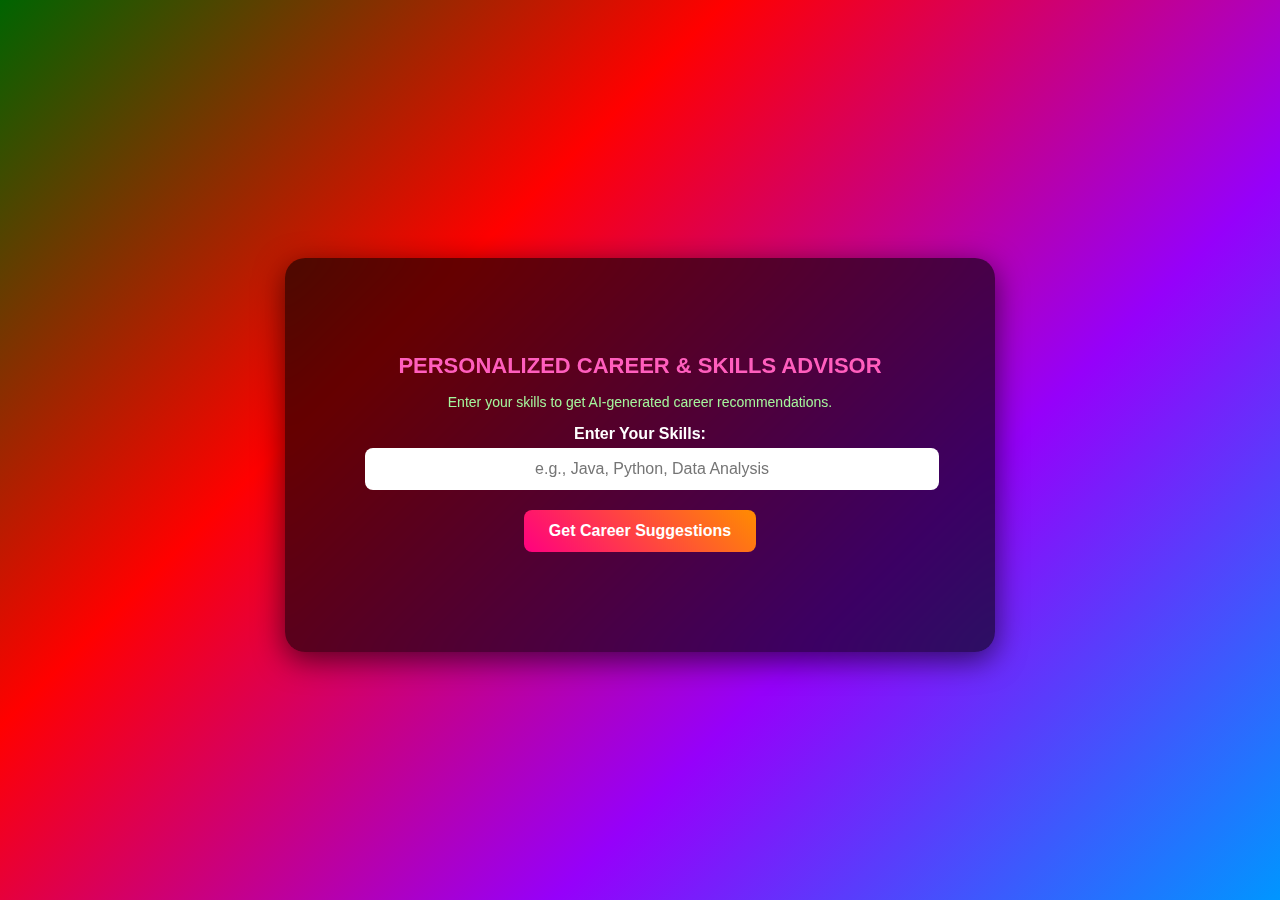
<file: templates/index.html>
<!DOCTYPE html>
<html lang="en">
<head>
  <meta charset="UTF-8">
  <meta name="viewport" content="width=device-width, initial-scale=1.0">
  <title>AI Career Advisor</title>
  <style>
    body {
      font-family: Arial, sans-serif;
      height: 100vh;
      display: flex;
      justify-content: center;
      align-items: center;
      margin: 0;
      transition: background 0.2s ease;
    }

    .container {
  background: rgba(0, 0, 0, 0.6);
  backdrop-filter: blur(12px); /* glassmorphism effect */
  padding: 80px 80px;
  border-radius: 20px;
  text-align: center;
  margin-top: 10px;
  box-shadow: 0px 8px 30px rgba(0, 0, 0, 0.6);
  width: 550px;       /* increased from 400px */
  max-width: 95%;     /* still responsive */
}

    .glitch {
      position: relative;
      color: #ff5ebd;
      font-size: 22px;
      font-weight: bold;
      text-transform: uppercase;
      margin-bottom: 15px;
    }
    .glitch::before,
    .glitch::after {
      content: attr(data-text);
      position: absolute;
      left: 0;
      top: 0;
      width: 100%;
      overflow: hidden;
      clip: rect(0, 900px, 0, 0);
    }
    .glitch::before {
      animation: glitchTop 2s infinite linear alternate-reverse;
      color: #00fff7;
    }
    .glitch::after {
      animation: glitchBottom 2s infinite linear alternate-reverse;
      color: #ff0080;
    }

    @keyframes glitchTop {
      0% { clip: rect(0, 900px, 0, 0); }
      20% { clip: rect(0, 900px, 80px, 0); }
      40% { clip: rect(0, 900px, 0, 0); }
      60% { clip: rect(0, 900px, 50px, 0); }
      100% { clip: rect(0, 900px, 0, 0); }
    }
    @keyframes glitchBottom {
      0% { clip: rect(0, 900px, 0, 0); }
      20% { clip: rect(10px, 900px, 100px, 0); }
      40% { clip: rect(0, 900px, 0, 0); }
      60% { clip: rect(20px, 900px, 80px, 0); }
      100% { clip: rect(0, 900px, 0, 0); }
    }

    p {
      color: #a4f59c;
      font-size: 14px;
      margin-bottom: 15px;
    }

    label {
      display: block;
      color: #fff;
      margin-bottom: 5px;
      font-weight: bold;
    }

    input {
      width: 100%;
      padding: 12px;
      border-radius: 8px;
      border: none;
      outline: none;
      font-size: 16px;
      transition: all 0.3s ease-in-out;
      text-align: center;
    }

    input:focus {
      transform: scale(1.1);
      background: #fff;
      color: #000;
    }

    button {
      margin-top: 20px;
      padding: 12px 25px;
      border: none;
      border-radius: 8px;
      font-size: 16px;
      font-weight: bold;
      background: linear-gradient(45deg, #ff0080, #ff8c00);
      color: white;
      cursor: pointer;
      transition: 0.3s ease;
    }

    button:hover {
      transform: scale(1.05);
      background: linear-gradient(45deg, #ff8c00, #ff0080);
    }

    #result-container {
      margin-top: 20px;
      color: #fff;
      font-size: 15px;
    }
  </style>
</head>
<body>
  <div class="container">
    <header>
      <h1 class="glitch" data-text="Personalized Career & Skills Advisor">Personalized Career & Skills Advisor</h1>
      <p>Enter your skills to get AI-generated career recommendations.</p>
    </header>

    <div class="input-container">
      <label for="skills">Enter Your Skills:</label>
      <input id="skills" type="text" placeholder="e.g., Java, Python, Data Analysis">
    </div>

    <button onclick="suggestCareerPath()">Get Career Suggestions</button>
    <div id="result-container"></div>
  </div>

  <script>
  // Track mouse position
  let mouseX = 0, mouseY = 0;
  let targetX = 0, targetY = 0;

  document.body.addEventListener("mousemove", (e) => {
    targetX = e.clientX / window.innerWidth;
    targetY = e.clientY / window.innerHeight;
  });

  function animateGradient() {
    // Smooth interpolation
    mouseX += (targetX - mouseX) * 0.05;
    mouseY += (targetY - mouseY) * 0.05;

    // Generate multiple colors dynamically
    const color1 = `rgb(${Math.floor(255 * mouseX)}, ${Math.floor(100 + 155 * mouseY)}, ${Math.floor(200 * mouseY)})`;
    const color2 = `rgb(${Math.floor(255 * (1 - mouseX))}, ${Math.floor(200 * mouseY)}, ${Math.floor(255 * mouseX)})`;
    const color3 = `rgb(${Math.floor(150 + 100 * mouseY)}, ${Math.floor(255 * mouseX)}, ${Math.floor(180 + 70 * (1 - mouseY))})`;
    const color4 = `rgb(${Math.floor(200 * mouseY)}, ${Math.floor(150 + 100 * mouseX)}, ${Math.floor(255 * (1 - mouseX))})`;

    // Multi-color gradient
    document.body.style.background = `linear-gradient(135deg, ${color1}, ${color2}, ${color3}, ${color4})`;

    requestAnimationFrame(animateGradient);
  }

  animateGradient();
document.addEventListener("mousemove", (e) => {
  const x = (e.clientX / window.innerWidth) * 100;
  const y = (e.clientY / window.innerHeight) * 100;

  document.body.style.background = `radial-gradient(circle at ${x}% ${y}%, 
    #0d0d0d 0%,    /* Very Dark Gray */
    #1a1a1a 4%,    /* Dark Charcoal */
    #111111 8%,    /* Almost Black */
    #1c1c1c 12%,   /* Carbon Black */
    #0f0f0f 16%,   /* Matte Black */
    #080808 20%,   /* Deep Black */
    #1b1b1b 24%,   /* Jet Black */
    #121212 28%,   /* Pitch Black */
    #000000 32%,   /* Pure Black */
    #191919 36%,   /* Graphite Black */

    #1a0d0d 40%,   /* Dark Maroon */
    #0d1a0d 44%,   /* Dark Forest Green */
    #0d0d1a 48%,   /* Dark Navy */
    #1a0d14 52%,   /* Wine Black */
    #1a1a0d 56%,   /* Olive Black */
    #0f0d1a 60%,   /* Indigo Black */
    #0d1a1a 64%,   /* Teal Black */
    #1a0d19 70%,   /* Crimson Black */
    #0d1a12 80%,   /* Moss Black */
    #050505 100%   /* Absolute Black */
  )`;
});
async function suggestCareerPath() {
      const skills = document.getElementById("skills").value.trim();
      if (!skills) {
        alert("Please enter some skills!");
        return;
      }

      // Show loading state
      const button = event.target;
      const originalText = button.textContent;
      button.textContent = "Processing...";
      button.disabled = true;

      const resultDiv = document.getElementById("result-container");
      resultDiv.innerHTML = `<p style="color: #a4f59c;">🧠 Analyzing your skills and generating mind map...</p>`;

      try {
        const res = await fetch("/suggest", {
          method: "POST",
          headers: { "Content-Type": "application/json" },
          body: JSON.stringify({ skills })
        });

        const data = await res.json();

        if (data.error) {
          resultDiv.innerHTML = `<p style="color:red">❌ ${data.error}</p>`;
        } else if (data.success && data.redirect_url) {
          resultDiv.innerHTML = `<p style="color: #a4f59c;">✅ ${data.message}<br>🚀 Redirecting to your mind map...</p>`;
          
          // Redirect to mind map page after a short delay
          setTimeout(() => {
            window.location.href = data.redirect_url;
          }, 1500);
          return;
        } else {
          resultDiv.innerHTML = `<p style="color: #ff5ebd;">${data.message || 'No skills detected. Please try rephrasing your input.'}</p>`;
        }
      } catch (error) {
        console.error('Error:', error);
        resultDiv.innerHTML = `<p style="color:red">❌ An error occurred. Please try again.</p>`;
      } finally {
        // Restore button state
        button.textContent = originalText;
        button.disabled = false;
      }
    }


</script>

</body>
</html>
</file>
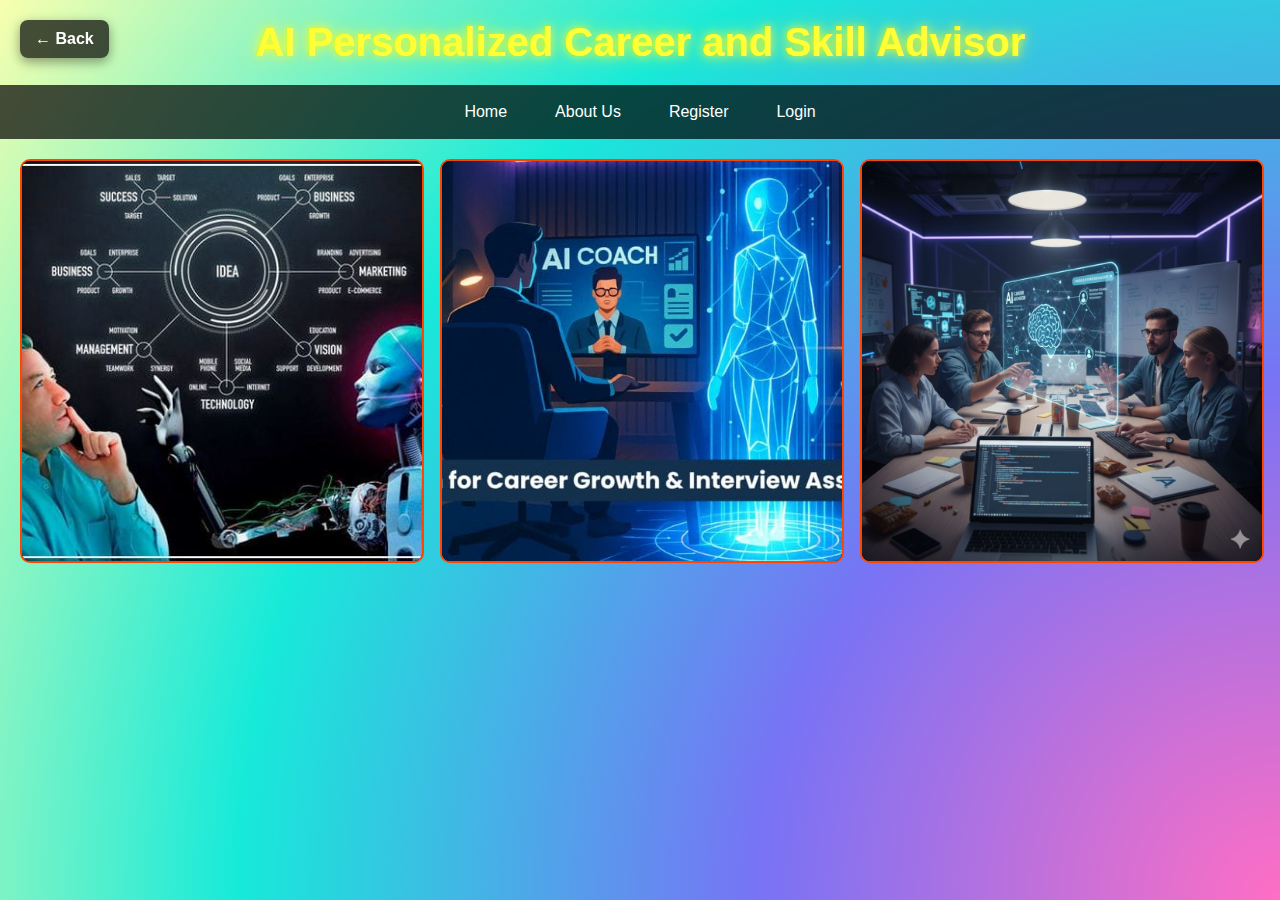
<file: 1.html>
<!DOCTYPE html>
<html lang="en">
<head>
  <meta charset="UTF-8">
  <title>AI Personalized Career and Skill Advisor</title>
  <meta name="viewport" content="width=device-width, initial-scale=1.0">
  <style>
    body {
      font-family: 'Segoe UI', Tahoma, Geneva, Verdana, sans-serif;
      background: radial-gradient(circle at center, #ff6ec4, #7873f5, #17ead9, #f8ffae);
      background-size: 200% 200%;
      transition: background-position 0.3s ease-out;
      color: white;
      margin: 0;
      padding: 0;
      display: flex;
      flex-direction: column;
      min-height: 100vh;
    }

    header {
      text-align: center;
      padding: 20px;
      font-size: 2.5rem;
      font-weight: bold;
      color: #ffff33;
      text-shadow: 0 0 10px rgba(255,255,0,0.9), 0 0 20px rgba(255,255,100,0.7);
    }

    nav {
      display: flex;
      justify-content: center;
      gap: 20px;
      background: rgba(0,0,0,0.7);
      padding: 10px;
      flex-wrap: wrap;
    }

    nav a {
      color: white;
      text-decoration: none;
      padding: 8px 14px;
      border-radius: 5px;
      transition: 0.3s;
    }

    nav a:hover {
      background: linear-gradient(45deg, #ff6ec4, #7873f5);
    }
    .back-button {
  position: fixed;
  top: 20px;
  left: 20px;
  background-color: rgba(0, 0, 0, 0.7);
  color: white;
  padding: 10px 15px;
  font-size: 16px;
  font-weight: bold;
  text-decoration: none;
  border-radius: 8px;
  box-shadow: 0 4px 12px rgba(0,0,0,0.4);
  transition: all 0.3s ease;
  z-index: 1000;
}

.back-button:hover {
  background-color: rgba(0, 0, 0, 0.9);
  transform: scale(1.05);
}

    .Parent {
      flex: 1;
      display: grid;
      grid-template-columns: repeat(3, 1fr);
      gap: 20px;
      padding: 20px;
    }

    .box {
      position: relative;
      width: 100%;
      aspect-ratio: 1/1;
      border: 2px solid orangered;
      border-radius: 10px;
      overflow: hidden;
      cursor: pointer;
      display: flex;
      align-items: center;
      justify-content: center;
      background: black;
      transition: transform 0.3s;
    }

    .box:hover {
      transform: scale(1.05);
    }

    .box img.default-img {
      position: absolute;
      width: 100%;
      height: 100%;
      object-fit: cover;
      z-index: 1;
      transition: opacity 0.4s ease-in-out;
    }

    .box video {
      position: absolute;
      top: 0;
      left: 0;
      width: 100%;
      height: 100%;
      object-fit: cover;
      opacity: 0;
      z-index: 2;
      pointer-events: none;
      transition: opacity 0.4s ease-in-out;
    }

    .box:hover video {
      opacity: 1;
    }

    .box:hover img.default-img {
      opacity: 0;
    }

    @media (max-width: 768px) {
      .Parent {
        grid-template-columns: 1fr;
      }
      .box {
        height: 200px;
      }
    }
  </style>
</head>
<body>
  <a href="laptop.html" class="back-button">← Back</a>
  <header>AI Personalized Career and Skill Advisor</header>

  <nav>
    <a href="main.html">Home</a>
    <a href="2.html">About Us</a>
    <a href="RegistrationPage.html">Register</a>
    <a href="login.html">Login</a>
  </nav>

  <div class="Parent">
    <div class="box">
      <img src="1.jpg" alt="Default" class="default-img">
      <video src="1.1.mp4" muted loop></video>
    </div>
    <div class="box">
      <img src="4.jpg" alt="Default" class="default-img">
      <video src="1.2.mp4" muted loop></video>
    </div>
    <div class="box">
      <img src="5.jpg" alt="Default" class="default-img">
      <video src="1.3.mp4" muted loop></video>
    </div>
  </div>

  <script>
    // Move background with mouse
    document.addEventListener("mousemove", e => {
      let x = (e.clientX/window.innerWidth)*100;
      let y = (e.clientY/window.innerHeight)*100;
      document.body.style.backgroundPosition = `${x}% ${y}%`;
    });

    // Play/pause video on hover
    document.querySelectorAll(".box").forEach(box => {
      const video = box.querySelector("video");
      box.addEventListener("mouseenter", () => {
        video.currentTime = 0;
        video.play();
      });
      box.addEventListener("mouseleave", () => {
        video.pause();
      });
    });
  </script>

</body>
</html>
</file>
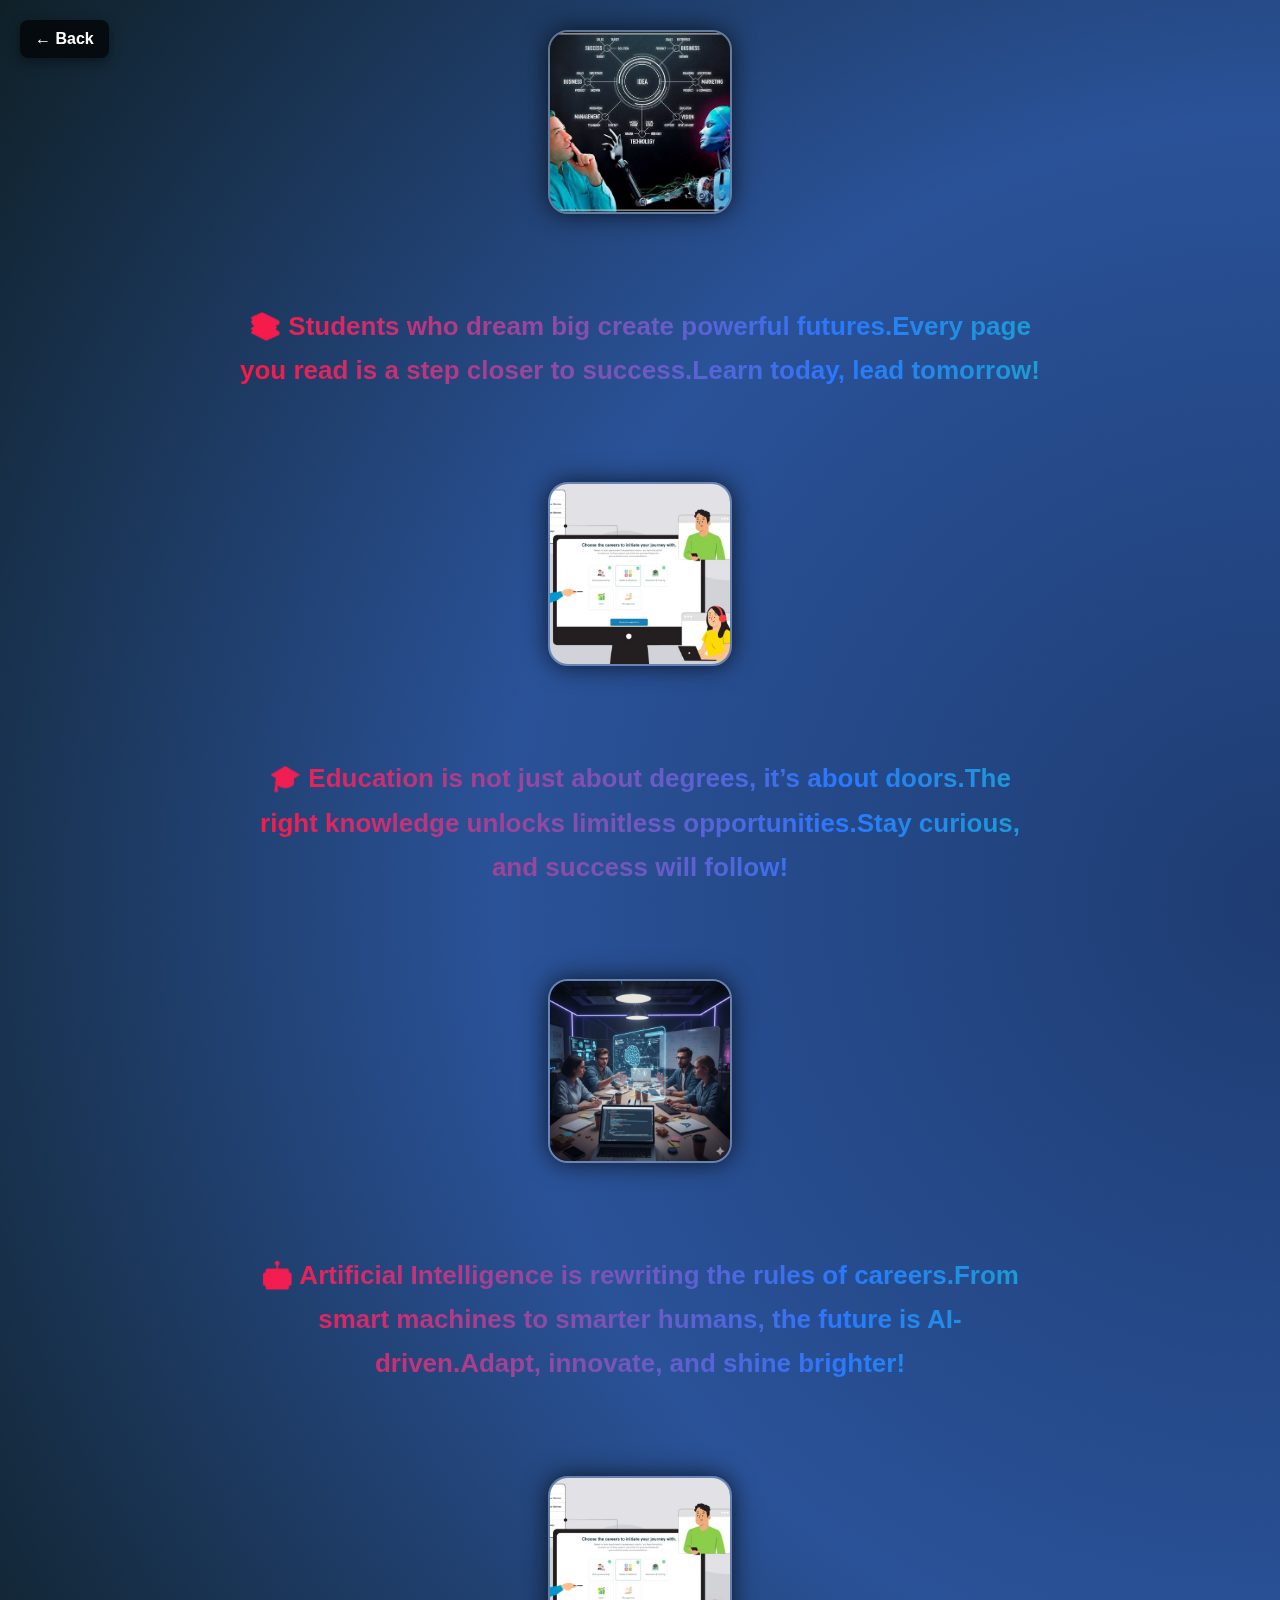
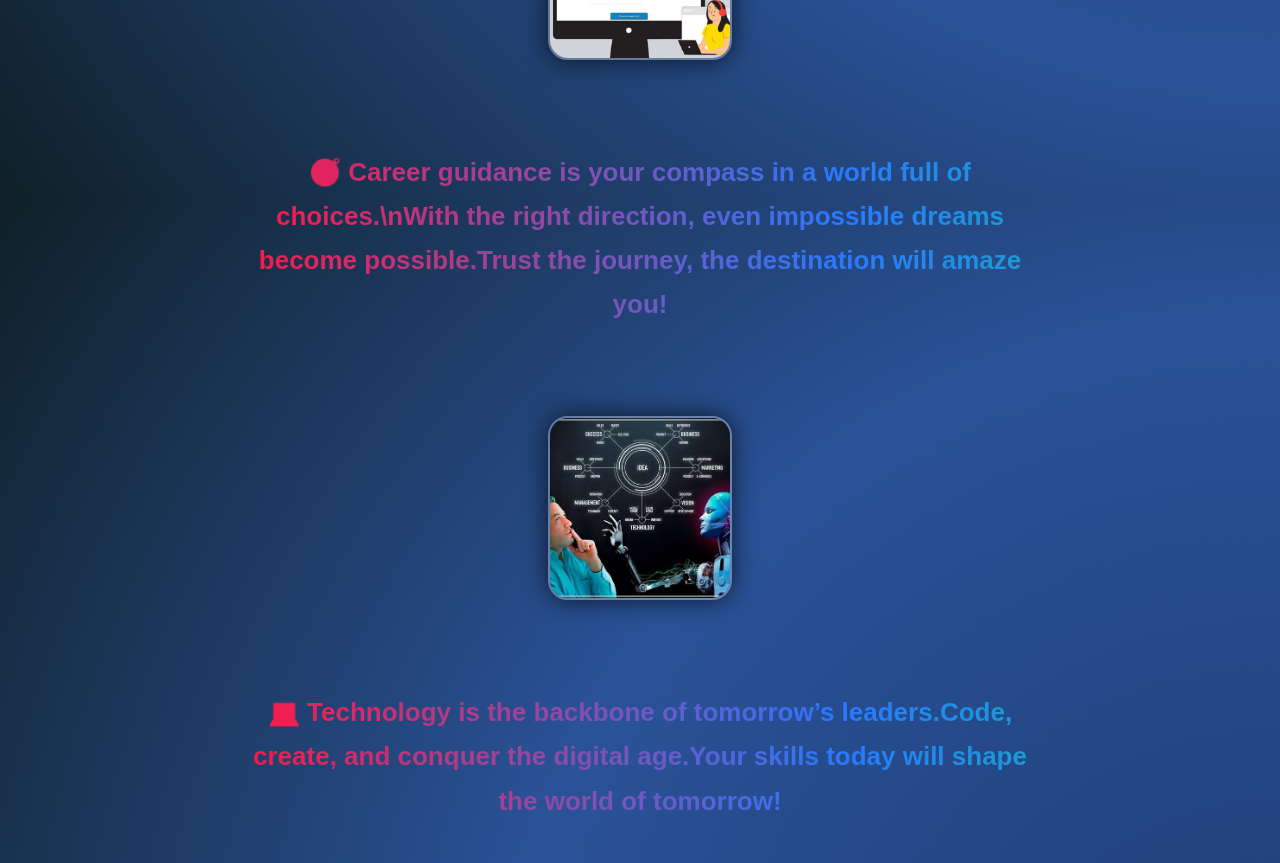
<file: 2.html>
<!DOCTYPE html>
<html lang="en">
<head>
  <title>AI Career Advisor</title>
  <meta name="viewport" content="width=device-width, initial-scale=1.0">
  <style>
    /* ===== Gradient Background with Mouse Movement ===== */
    body {
      margin: 0;
      font-family: 'Segoe UI', Tahoma, sans-serif;
      height: 100vh;
      background: radial-gradient(circle at center, #1e3c72, #2a5298, #0f2027);
      background-size: 200% 200%;
      transition: background-position 0.2s ease-out;
      overflow-x: hidden;
      color: white;
    }

    .parent {
      padding: 30px;
      min-height: 100vh;
      display: flex;
      flex-direction: column;
      gap: 80px;
      align-items: center;
    }
     .back-button {
  position: fixed;
  top: 20px;
  left: 20px;
  background-color: rgba(0, 0, 0, 0.7);
  color: white;
  padding: 10px 15px;
  font-size: 16px;
  font-weight: bold;
  text-decoration: none;
  border-radius: 8px;
  box-shadow: 0 4px 12px rgba(0,0,0,0.4);
  transition: all 0.3s ease;
  z-index: 1000;
}

.back-button:hover {
  background-color: rgba(0, 0, 0, 0.9);
  transform: scale(1.05);
}

    /* ===== Slideshow Box ===== */
    .slideshow-box {
      height: 180px;
      width: 180px;
      border-radius: 20px;
      overflow: hidden;
      position: relative;
      border: 2px solid rgba(255,255,255,0.3);
      box-shadow: 0 0 25px rgba(0,0,0,0.7);
      flex-shrink: 0;

      /* Left-right movement */
      animation: moveLR 6s ease-in-out infinite;
      transition: transform 0.4s ease, box-shadow 0.4s ease;
    }

    .slideshow-box:hover {
      transform: scale(1.15);
      box-shadow: 0 0 50px rgba(255,255,255,0.9);
    }

    @keyframes moveLR {
      0%   { transform: translateX(0px); }
      25%  { transform: translateX(250px); }
      50%  { transform: translateX(0px); }
      75%  { transform: translateX(-250px); }
      100% { transform: translateX(0px); }
    }

    .slideshow-box img {
      height: 100%;
      width: 100%;
      position: absolute;
      top: 0;
      left: 0;
      opacity: 0;
      transition: opacity 1.5s ease-in-out;
      object-fit: cover;
    }
    .slideshow-box img.active {
      opacity: 1;
    }

    /* ===== Glowing Animated Text ===== */
    .fancy-text {
      font-size: 26px;
      font-weight: bold;
      text-align: center;
      line-height: 1.7;
      max-width: 800px;
      padding: 10px;
    }

    .fancy-text span {
      display: inline-block;
      background: linear-gradient(90deg, #ff1744, #2979ff, #00e676, #ff9100, #d500f9);
      background-size: 300% 300%;
      -webkit-background-clip: text;
      -webkit-text-fill-color: transparent;
      animation: gradientText 6s ease infinite;
      white-space: pre-line;
    }

    @keyframes gradientText {
      0% { background-position: 0% 50%; }
      50% { background-position: 100% 50%; }
      100% { background-position: 0% 50%; }
    }

    /* ===== Responsive ===== */
    @media (max-width: 768px) {
      .slideshow-box {
        height: 140px;
        width: 140px;
      }
      .fancy-text {
        font-size: 20px;
      }
    }
  </style>
</head>
<body>
  <a href="1.html" class="back-button">← Back</a>
  <div class="parent">
    <!-- Section 1 -->
    <div class="slideshow-box" id="box1">
      <img src="1.jpg" class="active">
      <img src="2.jpg">
      <img src="3.jpg">
    </div>
    <div class="fancy-text">
      <span id="text1">📚 Students who dream big create powerful futures.Every page you read is a step closer to success.Learn today, lead tomorrow!</span>
    </div>

    <!-- Section 2 -->
    <div class="slideshow-box" id="box2">
      <img src="3.jpg" class="active">
      <img src="4.jpg">
      <img src="5.jpg">
    </div>
    <div class="fancy-text">
      <span id="text2">🎓 Education is not just about degrees, it’s about doors.The right knowledge unlocks limitless opportunities.Stay curious, and success will follow!</span>
    </div>

    <!-- Section 3 -->
    <div class="slideshow-box" id="box3">
      <img src="5.jpg" class="active">
      <img src="1.jpg">
      <img src="2.jpg">
    </div>
    <div class="fancy-text">
      <span id="text3">🤖 Artificial Intelligence is rewriting the rules of careers.From smart machines to smarter humans, the future is AI-driven.Adapt, innovate, and shine brighter!</span>
    </div>

    <!-- Section 4 -->
    <div class="slideshow-box" id="box4">
      <img src="3.jpg" class="active">
      <img src="4.jpg">
      <img src="5.jpg">
    </div>
    <div class="fancy-text">
      <span id="text4">🧭 Career guidance is your compass in a world full of choices.\nWith the right direction, even impossible dreams become possible.Trust the journey, the destination will amaze you!</span>
    </div>

    <!-- Section 5 -->
    <div class="slideshow-box" id="box5">
      <img src="1.jpg" class="active">
      <img src="2.jpg">
      <img src="3.jpg">
    </div>
    <div class="fancy-text">
      <span id="text5">💻 Technology is the backbone of tomorrow’s leaders.Code, create, and conquer the digital age.Your skills today will shape the world of tomorrow!</span>
    </div>
  </div>

  <script>
    /* ===== Slideshow Function ===== */
    function startSlideshow(boxId, interval = 3000) {
      let box = document.getElementById(boxId);
      let imgs = box.getElementsByTagName("img");
      let index = 0;
      setInterval(() => {
        imgs[index].classList.remove("active");
        index = (index + 1) % imgs.length;
        imgs[index].classList.add("active");
      }, interval);
    }

    /* ===== Typewriter Effect ===== */
    function typeWriter(elementId, delay = 40) {
      const element = document.getElementById(elementId);
      if (!element) return;
      const text = element.textContent;
      element.textContent = "";
      let i = 0;
      function type() {
        if (i < text.length) {
          if (text[i] === "\n") {
            element.innerHTML += "<br>";
          } else {
            element.innerHTML += text[i];
          }
          i++;
          setTimeout(type, delay);
        }
      }
      type();
    }

    /* ===== Mousemove Background Animation ===== */
    document.addEventListener("mousemove", (e) => {
      let x = (e.clientX / window.innerWidth) * 100;
      let y = (e.clientY / window.innerHeight) * 100;
      document.body.style.background = `radial-gradient(circle at ${x}% ${y}%, #1e3c72, #2a5298, #0f2027)`;
    });

    /* Start Slideshows */
    startSlideshow("box1", 3000);
    startSlideshow("box2", 4000);
    startSlideshow("box3", 5000);
    startSlideshow("box4", 3500);
    startSlideshow("box5", 4500);

    /* Start Typewriters */
    setTimeout(() => typeWriter('text1'), 1000);
    setTimeout(() => typeWriter('text2'), 2500);
    setTimeout(() => typeWriter('text3'), 4000);
    setTimeout(() => typeWriter('text4'), 5500);
    setTimeout(() => typeWriter('text5'), 7000);
  </script>
</body>
</html>
</file>
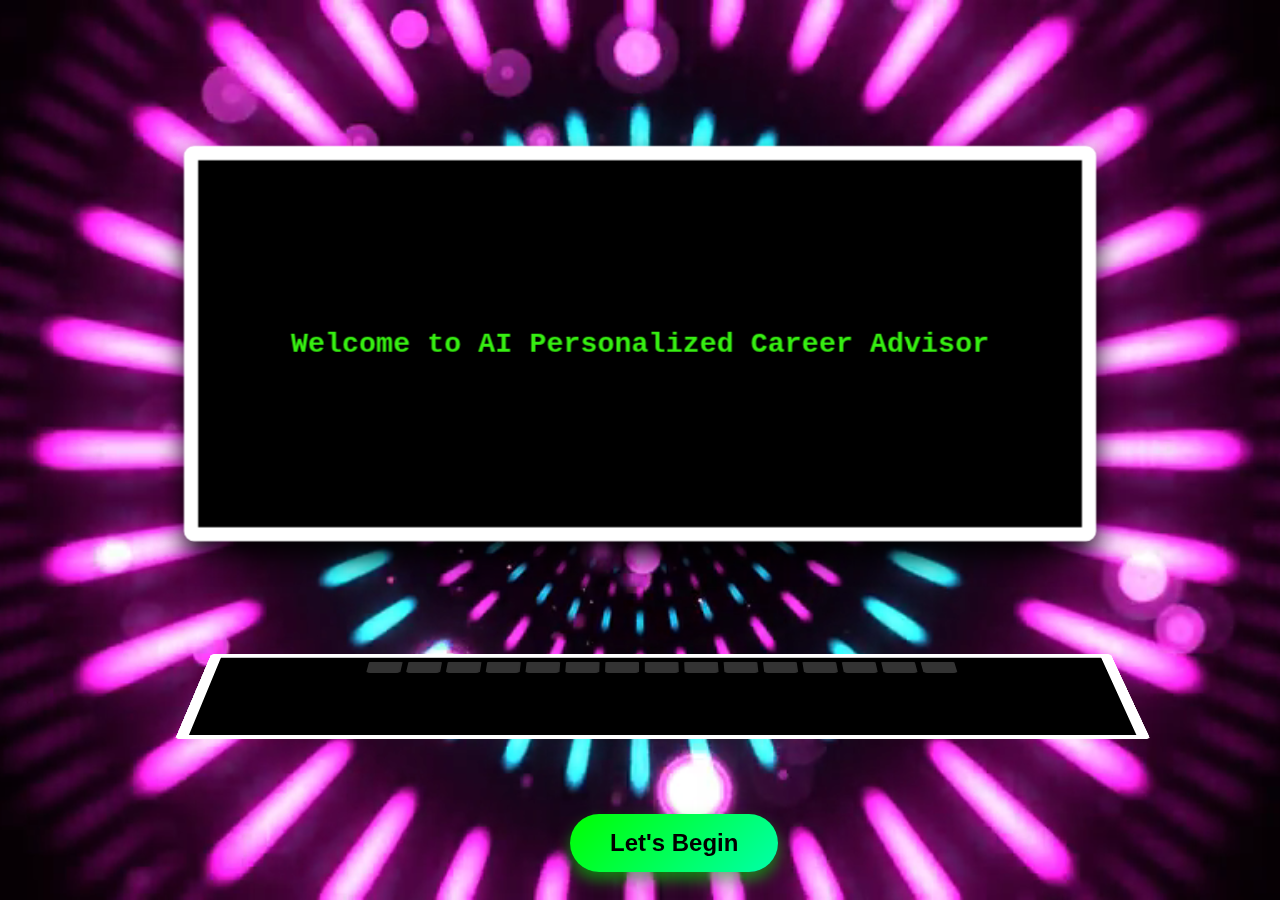
<file: laptop.html>
<!DOCTYPE html>
<html lang="en">
<head>
  <meta charset="UTF-8">
  <meta name="viewport" content="width=device-width, initial-scale=1.0">
  <title>3D Laptop Over Video</title>
  <style>
    /* Background video */
    #myVideo {
      position: fixed;
      top: 0;
      left: 0;
      width: 100%;
      height: 100%;
      object-fit: cover;
      z-index: -1; /* keep behind everything */
    }

    body {
      margin: 0;
      height: 100vh;
      display: flex;
      justify-content: center;
      align-items: center;
      background: #000;
      overflow: hidden;
    }

    .scene {
      perspective: 3000px;
      z-index: 1; /* laptop above video */
    }

    .laptop {
      width: 900px;   /* smaller laptop */
      height: 600px;
      transform-style: preserve-3d;
      animation: float 6s infinite alternate ease-in-out;
    }

    /* Laptop screen */
    .screen {
      width: 100%;
      height: 65%;
      background: #000; /* black screen */
      border: 14px solid #fff;  /* thinner bezel */
      border-radius: 10px;
      box-sizing: border-box;
      display: flex;
      align-items: center;
      justify-content: center;
      transform: rotateX(0deg) translateZ(40px);
      box-shadow: 0 15px 25px rgba(0,0,0,0.9);
      color: #37f012;
      font-weight: bold;
      font-family: "Courier New", monospace;
      font-size: 28px;
      text-align: center;
      padding: 20px;
    }

    /* Keyboard */
    .keyboard {
      width: 100%;
      height: 35%;
      background: black;
      border: 12px solid #fff;
      border-radius: 6px;
      transform: rotateX(75deg) translateY(-15px) translateZ(-40px);
      display: flex;
      flex-wrap: wrap;
      justify-content: center;
      align-content: flex-start;
      padding: 10px;
      margin-top: -5px; /* tightly connected */
    }

    /* Keys */
    .key {
      width: 35px;
      height: 35px;
      margin: 3px;
      background: #333;
      border-radius: 4px;
      box-shadow: 0 4px 6px rgba(0,0,0,0.8);
    }

    .login-btn {
      margin-top: 25px;
      padding: 15px 40px;
      font-size: 24px;
      font-family: Arial, sans-serif;
      border-radius: 30px;
      margin-left: 380px;
      border: none;
      cursor: pointer;
      background: linear-gradient(135deg, #0f0, #00ffaa);
      color: #000;
      font-weight: bold;
      box-shadow: 0 8px 15px rgba(0,255,0,0.5);
      transition: transform 0.2s ease, box-shadow 0.2s ease;
      align-items: center;
      display: flex;
      justify-content: center;
    }

    .login-btn:hover {
      transform: scale(1.1);
      box-shadow: 0 12px 25px rgba(0,255,0,0.7);
    }

    /* Floating animation */
    @keyframes float {
      0%   { transform: rotateY(-10deg) rotateX(3deg) translateY(0); }
      50%  { transform: rotateY(10deg) rotateX(-3deg) translateY(-30px); }
      100% { transform: rotateY(-10deg) rotateX(3deg) translateY(0); }
    }
  </style>
</head>
<body>
  <!-- Background video -->
  <video autoplay muted loop id="myVideo">
    <source src="watermarked_preview.mp4" type="video/mp4">
    Your browser does not support the video tag.
  </video>

  <!-- 3D Laptop -->
  <div class="scene">
    <div class="laptop">
      <div class="screen">
        Welcome to AI Personalized Career Advisor
      </div>
      <div class="keyboard">
        <!-- Example keys -->
        <div class="key"></div><div class="key"></div><div class="key"></div><div class="key"></div>
        <div class="key"></div><div class="key"></div><div class="key"></div><div class="key"></div>
        <div class="key"></div><div class="key"></div><div class="key"></div><div class="key"></div>
        <div class="key"></div><div class="key"></div><div class="key"></div>
      </div>
      <button class="login-btn" onclick="window.location.href='1.html'">Let's Begin</button>
    </div>
  </div>
</body>
</html>
</file>
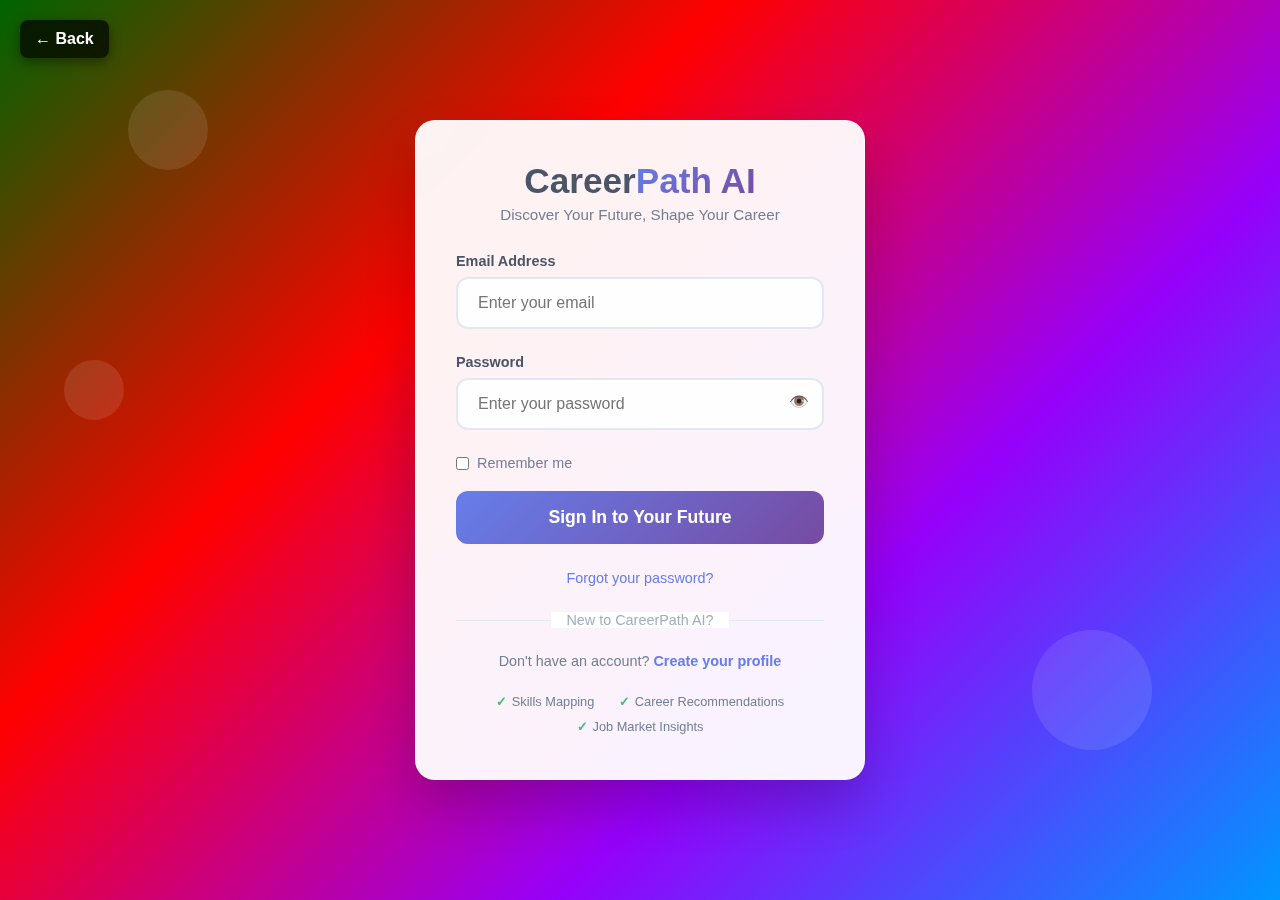
<file: login.html>
<!DOCTYPE html>
<html lang="en">
<head>
    <meta charset="UTF-8">
    <meta name="viewport" content="width=device-width, initial-scale=1.0">
    <title>CareerPath AI - Your Future Starts Here</title>
    <style>
        * {
            margin: 0;
            padding: 0;
            box-sizing: border-box;
        }

        body {
            font-family: 'Segoe UI', Tahoma, Geneva, Verdana, sans-serif;
            background: linear-gradient(135deg, #667eea 0%, #764ba2 100%);
            min-height: 100vh;
            display: flex;
            align-items: center;
            justify-content: center;
            overflow-x: hidden;
        }

        .background-animation {
            position: absolute;
            top: 0;
            left: 0;
            width: 100%;
            height: 100%;
            overflow: hidden;
            z-index: -1;
        }
        .back-button {
  position: fixed;
  top: 20px;
  left: 20px;
  background-color: rgba(0, 0, 0, 0.7);
  color: white;
  padding: 10px 15px;
  font-size: 16px;
  font-weight: bold;
  text-decoration: none;
  border-radius: 8px;
  box-shadow: 0 4px 12px rgba(0,0,0,0.4);
  transition: all 0.3s ease;
  z-index: 1000;
}

.back-button:hover {
  background-color: rgba(0, 0, 0, 0.9);
  transform: scale(1.05);
}

        .floating-shape {
            position: absolute;
            background: rgba(255, 255, 255, 0.1);
            border-radius: 50%;
            animation: float 6s ease-in-out infinite;
        }

        .floating-shape:nth-child(1) {
            width: 80px;
            height: 80px;
            top: 10%;
            left: 10%;
            animation-delay: 0s;
        }

        .floating-shape:nth-child(2) {
            width: 120px;
            height: 120px;
            top: 70%;
            right: 10%;
            animation-delay: 2s;
        }

        .floating-shape:nth-child(3) {
            width: 60px;
            height: 60px;
            top: 40%;
            left: 5%;
            animation-delay: 4s;
        }

        @keyframes float {
            0%, 100% { transform: translateY(0px) rotate(0deg); }
            50% { transform: translateY(-20px) rotate(180deg); }
        }

        .login-container {
            background: rgba(255, 255, 255, 0.95);
            backdrop-filter: blur(20px);
            border-radius: 20px;
            padding: 40px;
            width: 100%;
            max-width: 450px;
            box-shadow: 0 25px 50px rgba(0, 0, 0, 0.2);
            border: 1px solid rgba(255, 255, 255, 0.3);
            animation: slideIn 0.8s ease-out;
        }

        @keyframes slideIn {
            from {
                opacity: 0;
                transform: translateY(30px);
            }
            to {
                opacity: 1;
                transform: translateY(0);
            }
        }

        .logo {
            text-align: center;
            margin-bottom: 30px;
        }

        .logo h1 {
            color: #4a5568;
            font-size: 2.2rem;
            font-weight: 700;
            margin-bottom: 5px;
        }

        .logo .ai-text {
            background: linear-gradient(135deg, #667eea, #764ba2);
            -webkit-background-clip: text;
            -webkit-text-fill-color: transparent;
            background-clip: text;
        }

        .logo p {
            color: #718096;
            font-size: 0.95rem;
            font-weight: 400;
        }

        .form-group {
            margin-bottom: 25px;
            position: relative;
        }

        .form-group label {
            display: block;
            color: #4a5568;
            font-weight: 600;
            margin-bottom: 8px;
            font-size: 0.9rem;
        }

        .form-group input {
            width: 100%;
            padding: 15px 20px;
            border: 2px solid #e2e8f0;
            border-radius: 12px;
            font-size: 1rem;
            transition: all 0.3s ease;
            background: rgba(255, 255, 255, 0.9);
        }

        .form-group input:focus {
            outline: none;
            border-color: #667eea;
            box-shadow: 0 0 0 3px rgba(102, 126, 234, 0.1);
            transform: translateY(-2px);
        }

        .password-toggle {
            position: absolute;
            right: 15px;
            top: 38px;
            cursor: pointer;
            color: #a0aec0;
            transition: color 0.3s ease;
        }

        .password-toggle:hover {
            color: #667eea;
        }

        .login-btn {
            width: 100%;
            background: linear-gradient(135deg, #667eea 0%, #764ba2 100%);
            color: white;
            border: none;
            padding: 16px;
            border-radius: 12px;
            font-size: 1.1rem;
            font-weight: 600;
            cursor: pointer;
            transition: all 0.3s ease;
            position: relative;
            overflow: hidden;
        }

        .login-btn:active {
            transform: translateY(1px);
        }

        .form-footer {
            text-align: center;
            margin-top: 25px;
        }

        .forgot-password {
            color: #667eea;
            text-decoration: none;
            font-size: 0.9rem;
            transition: color 0.3s ease;
        }

        .forgot-password:hover {
            color: #764ba2;
            text-decoration: underline;
        }

        .divider {
            text-align: center;
            margin: 25px 0;
            position: relative;
            color: #a0aec0;
            font-size: 0.9rem;
        }

        .divider::before {
            content: '';
            position: absolute;
            top: 50%;
            left: 0;
            right: 0;
            height: 1px;
            background: #e2e8f0;
            z-index: -1;
        }

        .divider span {
            background: rgba(255, 255, 255, 0.95);
            padding: 0 15px;
        }

        .signup-link {
            text-align: center;
            color: #718096;
            font-size: 0.9rem;
        }
        .login-btn:hover {
      transform: scale(1.1);
      box-shadow: 0 15px 30px ;
    }

        .signup-link a {
            color: #667eea;
            text-decoration: none;
            font-weight: 600;
            transition: color 0.3s ease;
        }

        .signup-link a:hover {
            color: #764ba2;
        }

        .features {
            margin-top: 20px;
            text-align: center;
        }

        .feature-item {
            display: inline-block;
            margin: 0 10px;
            color: #718096;
            font-size: 0.8rem;
            padding: 5px 0;
        }

        .feature-item::before {
            content: '✓';
            color: #48bb78;
            margin-right: 5px;
            font-weight: bold;
        }

        @media (max-width: 480px) {
            .login-container {
                margin: 20px;
                padding: 30px 25px;
            }
            
            .logo h1 {
                font-size: 1.8rem;
            }
        }

        .remember-me {
            display: flex;
            align-items: center;
            margin-bottom: 20px;
        }

        .remember-me input {
            width: auto;
            margin-right: 8px;
        }

        .remember-me label {
            margin: 0;
            font-size: 0.9rem;
            color: #718096;
            cursor: pointer;
        }
    </style>
</head>
<body>
    <a href="1.html" class="back-button">← Back</a>

    <div class="background-animation">
        <div class="floating-shape"></div>
        <div class="floating-shape"></div>
        <div class="floating-shape"></div>
    </div>

    <div class="login-container">
        <div class="logo">
            <h1>Career<span class="ai-text">Path AI</span></h1>
            <p>Discover Your Future, Shape Your Career</p>
        </div>

        <form id="loginForm">
            <div class="form-group">
                <label for="email">Email Address</label>
                <input type="email" id="email" name="email" placeholder="Enter your email" required>
            </div>

            <div class="form-group">
                <label for="password">Password</label>
                <input type="password" id="password" name="password" placeholder="Enter your password" required>
                <span class="password-toggle" onclick="togglePassword()">👁️</span>
            </div>

            <div class="remember-me">
                <input type="checkbox" id="remember" name="remember">
                <label for="remember">Remember me</label>
            </div>

            <button type="submit" class="login-btn" class="login-btn:hover">Sign In to Your Future</button>
        </form>

        <div class="form-footer">
            <a href="#" class="forgot-password">Forgot your password?</a>
        </div>

        <div class="divider">
            <span>New to CareerPath AI?</span>
        </div>

        <div class="signup-link">
            Don't have an account? <a href="#">Create your profile</a>
        </div>

        <div class="features">
            <div class="feature-item">Skills Mapping</div>
            <div class="feature-item">Career Recommendations</div>
            <div class="feature-item">Job Market Insights</div>
        </div>
    </div>

    <script>
        function togglePassword() {
            // Removed - using default browser password field
        }

        document.getElementById('loginForm').addEventListener('submit', function(e) {
            e.preventDefault();
            
            const email = document.getElementById('email').value;
            const password = document.getElementById('password').value;
            
            if (email && password) {
                // Simulate login process
                const button = document.querySelector('.login-btn');
                button.textContent = 'Signing In...';
                button.style.background = 'linear-gradient(135deg, #48bb78 0%, #38a169 100%)';
                
                setTimeout(() => {
                    alert('Welcome to CareerPath AI! Login successful.');
                    button.textContent = 'Sign In to Your Future';
                    button.style.background = 'linear-gradient(135deg, #667eea 0%, #764ba2 100%)';
                    button.onclick = () => window.location.href = '1.html';
                }, 2000);
            }
        });

        // Add hover effects to form inputs
        document.querySelectorAll('input').forEach(input => {
            input.addEventListener('focus', function() {
                this.parentElement.style.transform = 'scale(1.02)';
            });
            
            input.addEventListener('blur', function() {
                this.parentElement.style.transform = 'scale(1)';
            });
        });
    // Track mouse position
  let mouseX = 0, mouseY = 0;
  let targetX = 0, targetY = 0;

  document.body.addEventListener("mousemove", (e) => {
    targetX = e.clientX / window.innerWidth;
    targetY = e.clientY / window.innerHeight;
  });

  function animateGradient() {
    // Smooth interpolation
    mouseX += (targetX - mouseX) * 0.05;
    mouseY += (targetY - mouseY) * 0.05;

    // Generate multiple colors dynamically
    const color1 = `rgb(${Math.floor(255 * mouseX)}, ${Math.floor(100 + 155 * mouseY)}, ${Math.floor(200 * mouseY)})`;
    const color2 = `rgb(${Math.floor(255 * (1 - mouseX))}, ${Math.floor(200 * mouseY)}, ${Math.floor(255 * mouseX)})`;
    const color3 = `rgb(${Math.floor(150 + 100 * mouseY)}, ${Math.floor(255 * mouseX)}, ${Math.floor(180 + 70 * (1 - mouseY))})`;
    const color4 = `rgb(${Math.floor(200 * mouseY)}, ${Math.floor(150 + 100 * mouseX)}, ${Math.floor(255 * (1 - mouseX))})`;

    // Multi-color gradient
    document.body.style.background = `linear-gradient(135deg, ${color1}, ${color2}, ${color3}, ${color4})`;

    requestAnimationFrame(animateGradient);
  }

  animateGradient();
document.addEventListener("mousemove", (e) => {
  const x = (e.clientX / window.innerWidth) * 100;
  const y = (e.clientY / window.innerHeight) * 100;

  document.body.style.background = `radial-gradient(circle at ${x}% ${y}%, 
    #0d0d0d 0%,    /* Very Dark Gray */
    #1a1a1a 4%,    /* Dark Charcoal */
    #111111 8%,    /* Almost Black */
    #1c1c1c 12%,   /* Carbon Black */
    #0f0f0f 16%,   /* Matte Black */
    #080808 20%,   /* Deep Black */
    #1b1b1b 24%,   /* Jet Black */
    #121212 28%,   /* Pitch Black */
    #000000 32%,   /* Pure Black */
    #191919 36%,   /* Graphite Black */

    #1a0d0d 40%,   /* Dark Maroon */
    #0d1a0d 44%,   /* Dark Forest Green */
    #0d0d1a 48%,   /* Dark Navy */
    #1a0d14 52%,   /* Wine Black */
    #1a1a0d 56%,   /* Olive Black */
    #0f0d1a 60%,   /* Indigo Black */
    #0d1a1a 64%,   /* Teal Black */
    #1a0d19 70%,   /* Crimson Black */
    #0d1a12 80%,   /* Moss Black */
    #050505 100%   /* Absolute Black */
  )`;
});
document.getElementById('loginForm').addEventListener('submit', async (e) => {
    e.preventDefault();
    const email = document.getElementById('email').value;
    const password = document.getElementById('password').value;

    try {
        const res = await fetch('/api/login', {
            method: 'POST',
            headers: { 'Content-Type': 'application/json' },
            body: JSON.stringify({ email, password })
        });
        const data = await res.json();
        if (res.ok) alert(`Welcome ${data.user.firstName}!`);
        else alert(data.message);
    } catch (err) {
        console.error(err);
        alert('Server error');
    }
});


    </script>
</body>
</html>
</file>
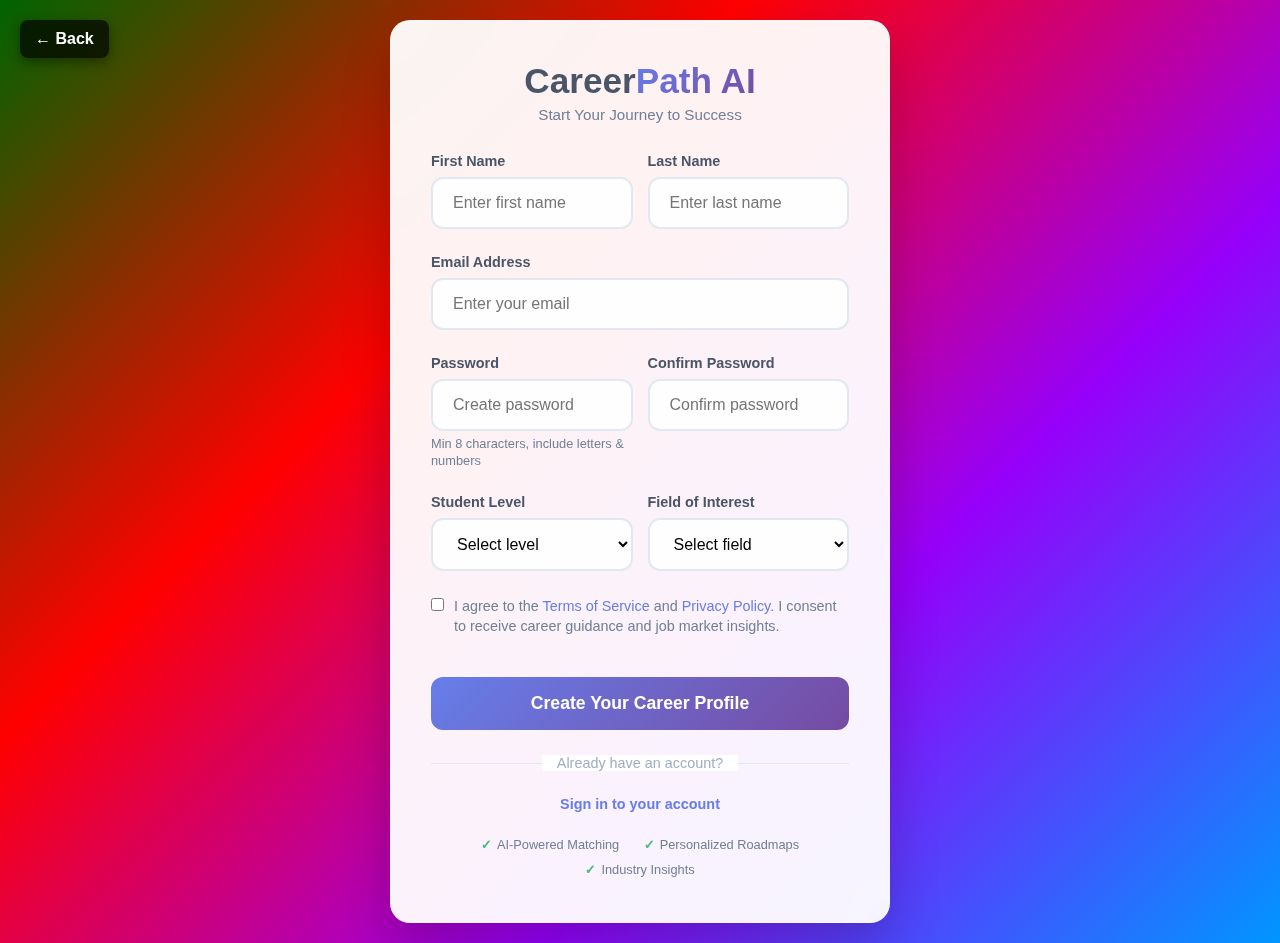
<file: RegistrationPage.html>
<!DOCTYPE html>
<html lang="en">
<head>
    <meta charset="UTF-8">
    <meta name="viewport" content="width=device-width, initial-scale=1.0">
    <title>CareerPath AI - Create Your Account</title>
    <style>
        * {
            margin: 0;
            padding: 0;
            box-sizing: border-box;
        }

        body {
            font-family: 'Segoe UI', Tahoma, Geneva, Verdana, sans-serif;
            background: linear-gradient(135deg, #667eea 0%, #764ba2 100%);
            min-height: 100vh;
            display: flex;
            align-items: center;
            justify-content: center;
            overflow-x: hidden;
            padding: 20px 0;
        }

        .register-container {
            background: rgba(255, 255, 255, 0.95);
            backdrop-filter: blur(20px);
            border-radius: 20px;
            padding: 40px;
            width: 100%;
            max-width: 500px;
            box-shadow: 0 25px 50px rgba(0, 0, 0, 0.2);
            border: 1px solid rgba(255, 255, 255, 0.3);
            animation: slideIn 0.8s ease-out;
        }

        @keyframes slideIn {
            from {
                opacity: 0;
                transform: translateY(30px);
            }
            to {
                opacity: 1;
                transform: translateY(0);
            }
        }

        .logo {
            text-align: center;
            margin-bottom: 30px;
        }

        .logo h1 {
            color: #4a5568;
            font-size: 2.2rem;
            font-weight: 700;
            margin-bottom: 5px;
        }

        .logo .ai-text {
            background: linear-gradient(135deg, #667eea, #764ba2);
            -webkit-background-clip: text;
            -webkit-text-fill-color: transparent;
            background-clip: text;
        }

        .logo p {
            color: #718096;
            font-size: 0.95rem;
            font-weight: 400;
        }

        .form-row {
            display: flex;
            gap: 15px;
        }

        .form-group {
            margin-bottom: 25px;
            position: relative;
            flex: 1;
        }

        .form-group.full-width {
            flex: none;
        }

        .form-group label {
            display: block;
            color: #4a5568;
            font-weight: 600;
            margin-bottom: 8px;
            font-size: 0.9rem;
        }

        .form-group input,
        .form-group select {
            width: 100%;
            padding: 15px 20px;
            border: 2px solid #e2e8f0;
            border-radius: 12px;
            font-size: 1rem;
            transition: all 0.3s ease;
            background: rgba(255, 255, 255, 0.9);
        }

        .form-group input:focus,
.form-group select:focus {
    outline: none;
    border-color: #667eea;
    box-shadow: 0 0 8px rgba(102, 126, 234, 0.4);
    background: white; /* stays white when clicked */
    transform: none;   /* stop enlarging */
}

        .form-group select {
            cursor: pointer;
        }

        .register-btn {
            width: 100%;
            background: linear-gradient(135deg, #667eea 0%, #764ba2 100%);
            color: white;
            border: none;
            padding: 16px;
            border-radius: 12px;
            font-size: 1.1rem;
            font-weight: 600;
            cursor: pointer;
            transition: all 0.3s ease;
            position: relative;
            overflow: hidden;
        }

        .register-btn:active {
            transform: translateY(1px);
        }

        .form-footer {
            text-align: center;
            margin-top: 25px;
        }

        .divider {
            text-align: center;
            margin: 25px 0;
            position: relative;
            color: #a0aec0;
            font-size: 0.9rem;
        }

        .divider::before {
            content: '';
            position: absolute;
            top: 50%;
            left: 0;
            right: 0;
            height: 1px;
            background: #e2e8f0;
            z-index: -1;
        }

        .divider span {
            background: rgba(255, 255, 255, 0.95);
            padding: 0 15px;
        }

        .signin-link {
            text-align: center;
            color: #718096;
            font-size: 0.9rem;
        }

        .signin-link a {
            color: #667eea;
            text-decoration: none;
            font-weight: 600;
            transition: color 0.3s ease;
        }

        .signin-link a:hover {
            color: #764ba2;
        }

        .features {
            margin-top: 20px;
            text-align: center;
        }
        .back-button {
  position: fixed;
  top: 20px;
  left: 20px;
  background-color: rgba(0, 0, 0, 0.7);
  color: white;
  padding: 10px 15px;
  font-size: 16px;
  font-weight: bold;
  text-decoration: none;
  border-radius: 8px;
  box-shadow: 0 4px 12px rgba(0,0,0,0.4);
  transition: all 0.3s ease;
  z-index: 1000;
}

.back-button:hover {
  background-color: rgba(0, 0, 0, 0.9);
  transform: scale(1.05);
}
        .feature-item {
            display: inline-block;
            margin: 0 10px;
            color: #718096;
            font-size: 0.8rem;
            padding: 5px 0;
        }

        .feature-item::before {
            content: '✓';
            color: #48bb78;
            margin-right: 5px;
            font-weight: bold;
        }

        @media (max-width: 580px) {
            .form-row {
                flex-direction: column;
                gap: 0;
            }
            
            .register-container {
                margin: 20px;
                padding: 30px 25px;
            }
            
            .logo h1 {
                font-size: 1.8rem;
            }
        }

        .terms-checkbox {
            display: flex;
            align-items: flex-start;
            margin-bottom: 20px;
            gap: 10px;
        }

        .terms-checkbox input {
            width: auto;
            margin: 0;
            margin-top: 2px;
            flex-shrink: 0;
        }
        .register-btn {
      width: 100%;
      background: linear-gradient(135deg, #667eea 0%, #764ba2 100%);
      color: white;
      border: none;
      padding: 16px;
      border-radius: 12px;
      font-size: 1.1rem;
      font-weight: 600;
      cursor: pointer;
      transition: all 0.3s ease;
      position: relative;
      overflow: hidden;
      margin-top: 20px;
    }

    .register-btn:hover {
      transform: scale(1.05);
      background: linear-gradient(135deg, #764ba2 0%, #667eea 100%);
      box-shadow: 0 8px 20px rgba(118, 75, 162, 0.4);
    }

    .register-btn:active {
      transform: scale(0.98);
    }

    #result-container {
      margin-top: 20px;
      color: #fff;
      font-size: 15px;
    }
        
    .button:hover {
      transform: scale(1.05);
      background: linear-gradient(45deg, #ff8c00, #ff0080);
    }

        .terms-checkbox label {
            margin: 0;
            font-size: 0.9rem;
            color: #718096;
            cursor: pointer;
            line-height: 1.4;
        }

        .terms-checkbox a {
            color: #667eea;
            text-decoration: none;
        }

        .terms-checkbox a:hover {
            text-decoration: underline;
        }

        .password-requirements {
            font-size: 0.8rem;
            color: #718096;
            margin-top: 5px;
            line-height: 1.3;
        }
    </style>
</head>
<body>
    <a href="1.html" class="back-button">← Back</a>
    <div class="register-container">
        <div class="logo">
            <h1>Career<span class="ai-text">Path AI</span></h1>
            <p>Start Your Journey to Success</p>
        </div>

        <form id="registerForm">
            <div class="form-row">
                <div class="form-group">
                    <label for="firstName">First Name</label>
                    <input type="text" id="firstName" name="firstName" placeholder="Enter first name" required>
                </div>
                <div class="form-group">
                    <label for="lastName">Last Name</label>
                    <input type="text" id="lastName" name="lastName" placeholder="Enter last name" required>
                </div>
            </div>

            <div class="form-group full-width">
                <label for="email">Email Address</label>
                <input type="email" id="email" name="email" placeholder="Enter your email" required>
            </div>

            <div class="form-row">
                <div class="form-group">
                    <label for="password">Password</label>
                    <input type="password" id="password" name="password" placeholder="Create password" required>
                    <div class="password-requirements">
                        Min 8 characters, include letters & numbers
                    </div>
                </div>
                <div class="form-group">
                    <label for="confirmPassword">Confirm Password</label>
                    <input type="password" id="confirmPassword" name="confirmPassword" placeholder="Confirm password" required>
                </div>
            </div>

            <div class="form-row">
                <div class="form-group">
                    <label for="studentLevel">Student Level</label>
                    <select id="studentLevel" name="studentLevel" required>
                        <option value="">Select level</option>
                        <option value="high-school">High School</option>
                        <option value="undergraduate">Undergraduate</option>
                        <option value="graduate">Graduate</option>
                        <option value="professional">Working Professional</option>
                    </select>
                </div>
                <div class="form-group">
                    <label for="fieldOfInterest">Field of Interest</label>
                    <select id="fieldOfInterest" name="fieldOfInterest" required>
                        <option value="">Select field</option>
                        
                        <option value="business">AI</option>
                        <option value="healthcare">CSE</option>
                        <option value="engineering">DS</option>
                        <option value="arts">ML</option>
                        <option value="science">IT</option>
                        <option value="education">CC</option>
                        <option value="other">BDA</option>
                        <option value="technology">other</option>
                    </select>
                </div>
            </div>

            <div class="terms-checkbox">
                <input type="checkbox" id="terms" name="terms" required>
                <label for="terms">
                    I agree to the <a href="#">Terms of Service</a> and <a href="#">Privacy Policy</a>. 
                    I consent to receive career guidance and job market insights.
                </label>
            </div>

            <button type="submit" class="register-btn" class="button:hover">Create Your Career Profile</button>
        </form>

        <div class="divider">
            <span>Already have an account?</span>
        </div>

        <div class="signin-link">
            <a href="#">Sign in to your account</a>
        </div>

        <div class="features">
            <div class="feature-item">AI-Powered Matching</div>
            <div class="feature-item">Personalized Roadmaps</div>
            <div class="feature-item">Industry Insights</div>
        </div>
    </div>

    <script>
        document.getElementById('registerForm').addEventListener('submit', function(e) {
            e.preventDefault();
            
            const formData = {
                firstName: document.getElementById('firstName').value,
                lastName: document.getElementById('lastName').value,
                email: document.getElementById('email').value,
                password: document.getElementById('password').value,
                confirmPassword: document.getElementById('confirmPassword').value,
                studentLevel: document.getElementById('studentLevel').value,
                fieldOfInterest: document.getElementById('fieldOfInterest').value,
                terms: document.getElementById('terms').checked
            };
            
            // Basic validation
            if (formData.password !== formData.confirmPassword) {
                alert('Passwords do not match!');
                return;
            }
            
            if (formData.password.length < 8) {
                alert('Password must be at least 8 characters long!');
                return;
            }
            
            if (!formData.terms) {
                alert('Please accept the Terms of Service and Privacy Policy!');
                return;
            }
            
            // Check if all fields are filled
            const requiredFields = ['firstName', 'lastName', 'email', 'password', 'studentLevel', 'fieldOfInterest'];
            for (let field of requiredFields) {
                if (!formData[field]) {
                    alert('Please fill in all required fields!');
                    return;
                }
            }
            
            // Simulate registration process
            const button = document.querySelector('.register-btn');
            button.textContent = 'Creating Your Profile...';
            button.style.background = 'linear-gradient(135deg, #48bb78 0%, #38a169 100%)';
            
            setTimeout(() => {
                alert('Welcome to CareerPath AI! Your account has been created successfully.');
                button.textContent = 'Create Your Career Profile';
                button.style.background = 'linear-gradient(135deg, #667eea 0%, #764ba2 100%)';
                button.onclick = () => window.location.href = '1.html';
            }, 2000);
        });

        // Add hover effects to form inputs
       // Improve input focus effect (no scaling, no black background)
document.querySelectorAll('input, select').forEach(input => {
    input.addEventListener('focus', function() {
        this.style.borderColor = "#667eea";  // bluish border
        this.style.boxShadow = "0 0 8px rgba(102, 126, 234, 0.6)";
        this.style.background = "white";     // keep background white
    });
    
    input.addEventListener('blur', function() {
        this.style.borderColor = "#e2e8f0"; 
        this.style.boxShadow = "none";
        this.style.background = "rgba(255, 255, 255, 0.9)"; // restore subtle background
    });
});


        // Real-time password validation
        document.getElementById('password').addEventListener('input', function() {
            const password = this.value;
            const requirements = document.querySelector('.password-requirements');
            
            if (password.length >= 8 && /(?=.*[a-zA-Z])(?=.*[0-9])/.test(password)) {
                requirements.style.color = '#48bb78';
                requirements.textContent = '✓ Password meets requirements';
            } else {
                requirements.style.color = '#718096';
                requirements.textContent = 'Min 8 characters, include letters & numbers';
            }
        });
        // Track mouse position
  let mouseX = 0, mouseY = 0;
  let targetX = 0, targetY = 0;

  document.body.addEventListener("mousemove", (e) => {
    targetX = e.clientX / window.innerWidth;
    targetY = e.clientY / window.innerHeight;
  });

  function animateGradient() {
    // Smooth interpolation
    mouseX += (targetX - mouseX) * 0.05;
    mouseY += (targetY - mouseY) * 0.05;

    // Generate multiple colors dynamically
    const color1 = `rgb(${Math.floor(255 * mouseX)}, ${Math.floor(100 + 155 * mouseY)}, ${Math.floor(200 * mouseY)})`;
    const color2 = `rgb(${Math.floor(255 * (1 - mouseX))}, ${Math.floor(200 * mouseY)}, ${Math.floor(255 * mouseX)})`;
    const color3 = `rgb(${Math.floor(150 + 100 * mouseY)}, ${Math.floor(255 * mouseX)}, ${Math.floor(180 + 70 * (1 - mouseY))})`;
    const color4 = `rgb(${Math.floor(200 * mouseY)}, ${Math.floor(150 + 100 * mouseX)}, ${Math.floor(255 * (1 - mouseX))})`;

    // Multi-color gradient
    document.body.style.background = `linear-gradient(135deg, ${color1}, ${color2}, ${color3}, ${color4})`;

    requestAnimationFrame(animateGradient);
  }

  animateGradient();
document.addEventListener("mousemove", (e) => {
  const x = (e.clientX / window.innerWidth) * 100;
  const y = (e.clientY / window.innerHeight) * 100;

  document.body.style.background = `radial-gradient(circle at ${x}% ${y}%, 
    #0d0d0d 0%,    /* Very Dark Gray */
    #1a1a1a 4%,    /* Dark Charcoal */
    #111111 8%,    /* Almost Black */
    #1c1c1c 12%,   /* Carbon Black */
    #0f0f0f 16%,   /* Matte Black */
    #080808 20%,   /* Deep Black */
    #1b1b1b 24%,   /* Jet Black */
    #121212 28%,   /* Pitch Black */
    #000000 32%,   /* Pure Black */
    #191919 36%,   /* Graphite Black */

    #1a0d0d 40%,   /* Dark Maroon */
    #0d1a0d 44%,   /* Dark Forest Green */
    #0d0d1a 48%,   /* Dark Navy */
    #1a0d14 52%,   /* Wine Black */
    #1a1a0d 56%,   /* Olive Black */
    #0f0d1a 60%,   /* Indigo Black */
    #0d1a1a 64%,   /* Teal Black */
    #1a0d19 70%,   /* Crimson Black */
    #0d1a12 80%,   /* Moss Black */
    #050505 100%   /* Absolute Black */
  )`;
});


        // Real-time password confirmation
        document.getElementById('confirmPassword').addEventListener('input', function() {
            const password = document.getElementById('password').value;
            const confirmPassword = this.value;
            
            if (confirmPassword && password !== confirmPassword) {
                this.style.borderColor = '#e53e3e';
            } else {
                this.style.borderColor = '#e2e8f0';
            }
        });

    // backened integration can be added here
    document.getElementById('registerForm').addEventListener('submit', async (e) => {
    e.preventDefault();

    const formData = {
        firstName: document.getElementById('firstName').value,
        lastName: document.getElementById('lastName').value,
        email: document.getElementById('email').value,
        password: document.getElementById('password').value,
        confirmPassword: document.getElementById('confirmPassword').value,
        studentLevel: document.getElementById('studentLevel').value,
        fieldOfInterest: document.getElementById('fieldOfInterest').value,
        terms: document.getElementById('terms').checked
    };

    if (formData.password !== formData.confirmPassword) { alert('Passwords do not match'); return; }
    if (!formData.terms) { alert('Accept Terms'); return; }

    try {
        const res = await fetch('/api/register', {
            method: 'POST',
            headers: { 'Content-Type': 'application/json' },
            body: JSON.stringify(formData)
        });
        const data = await res.json();
        if (res.ok) alert('Registration successful! You can now login.');
        else alert(data.message);
    } catch (err) {
        console.error(err);
        alert('Server error');
    }
});
    </script>
</body>
</html>
</file>
